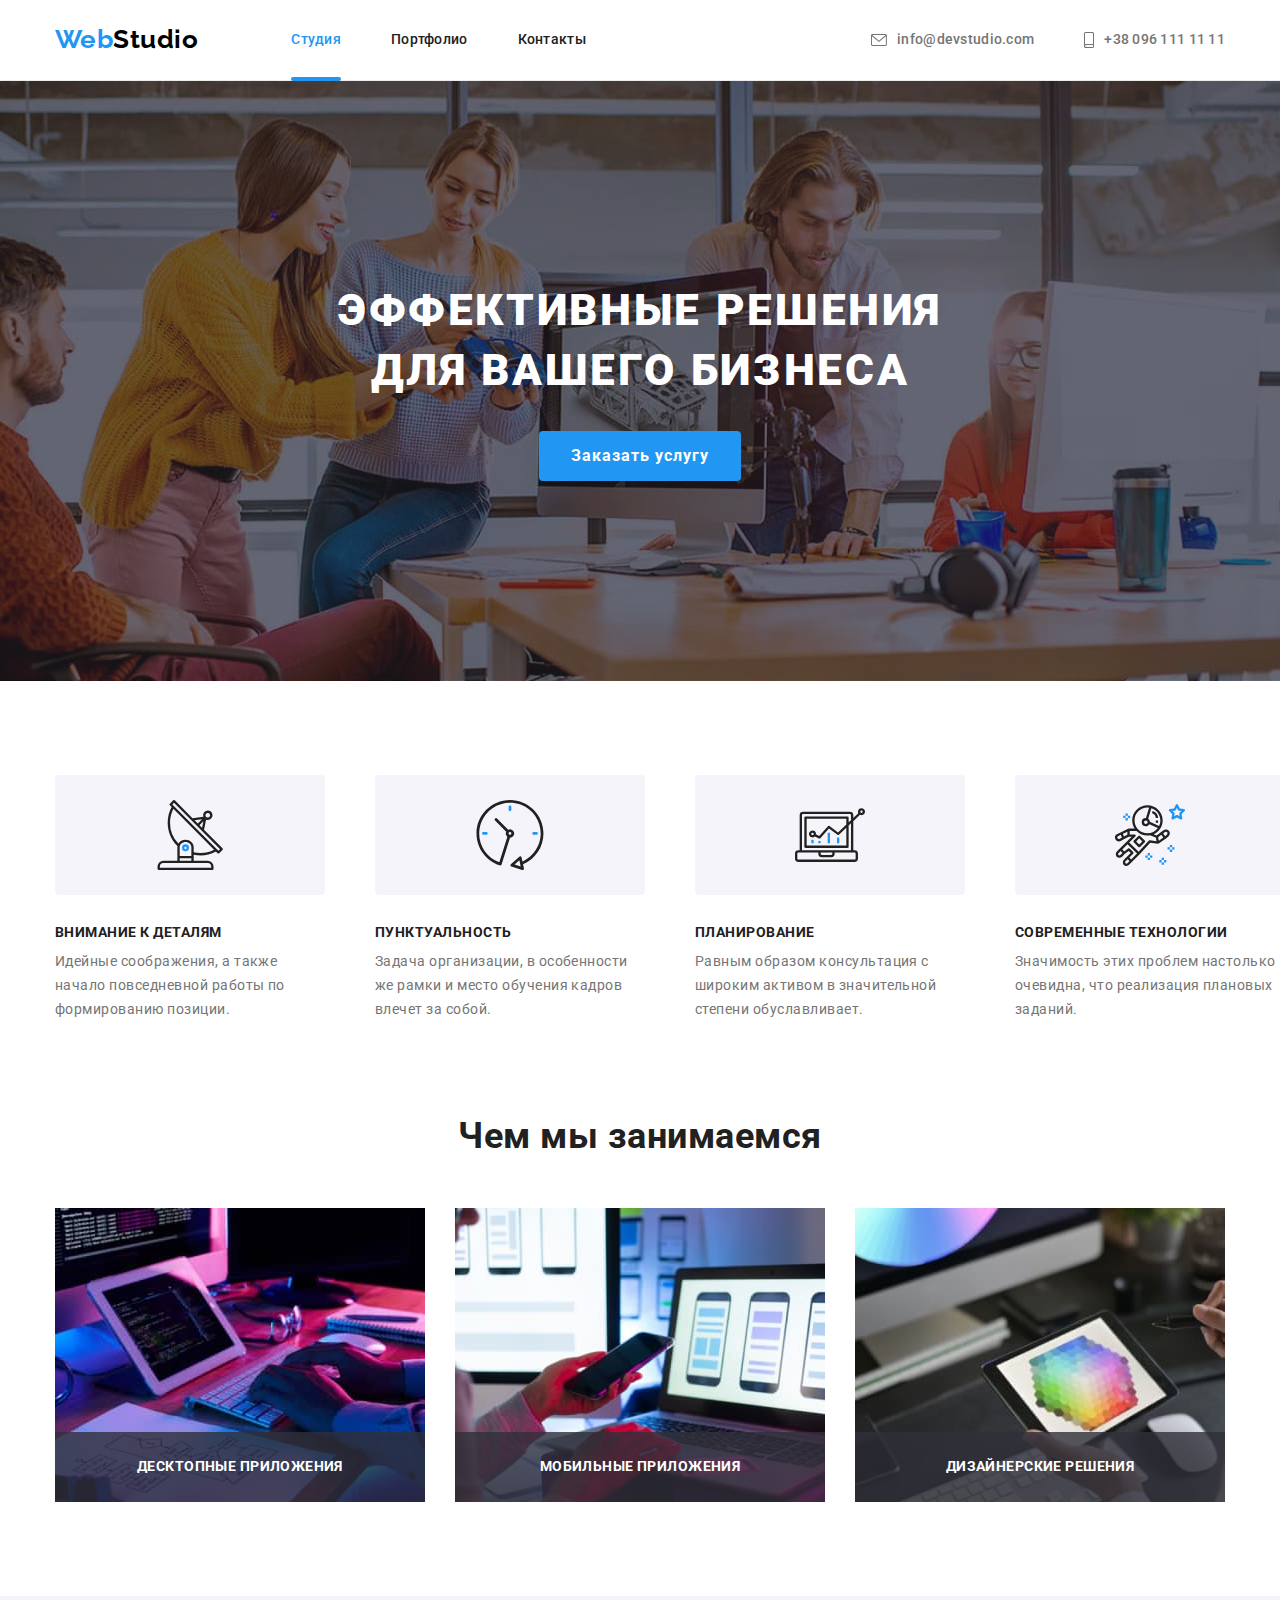
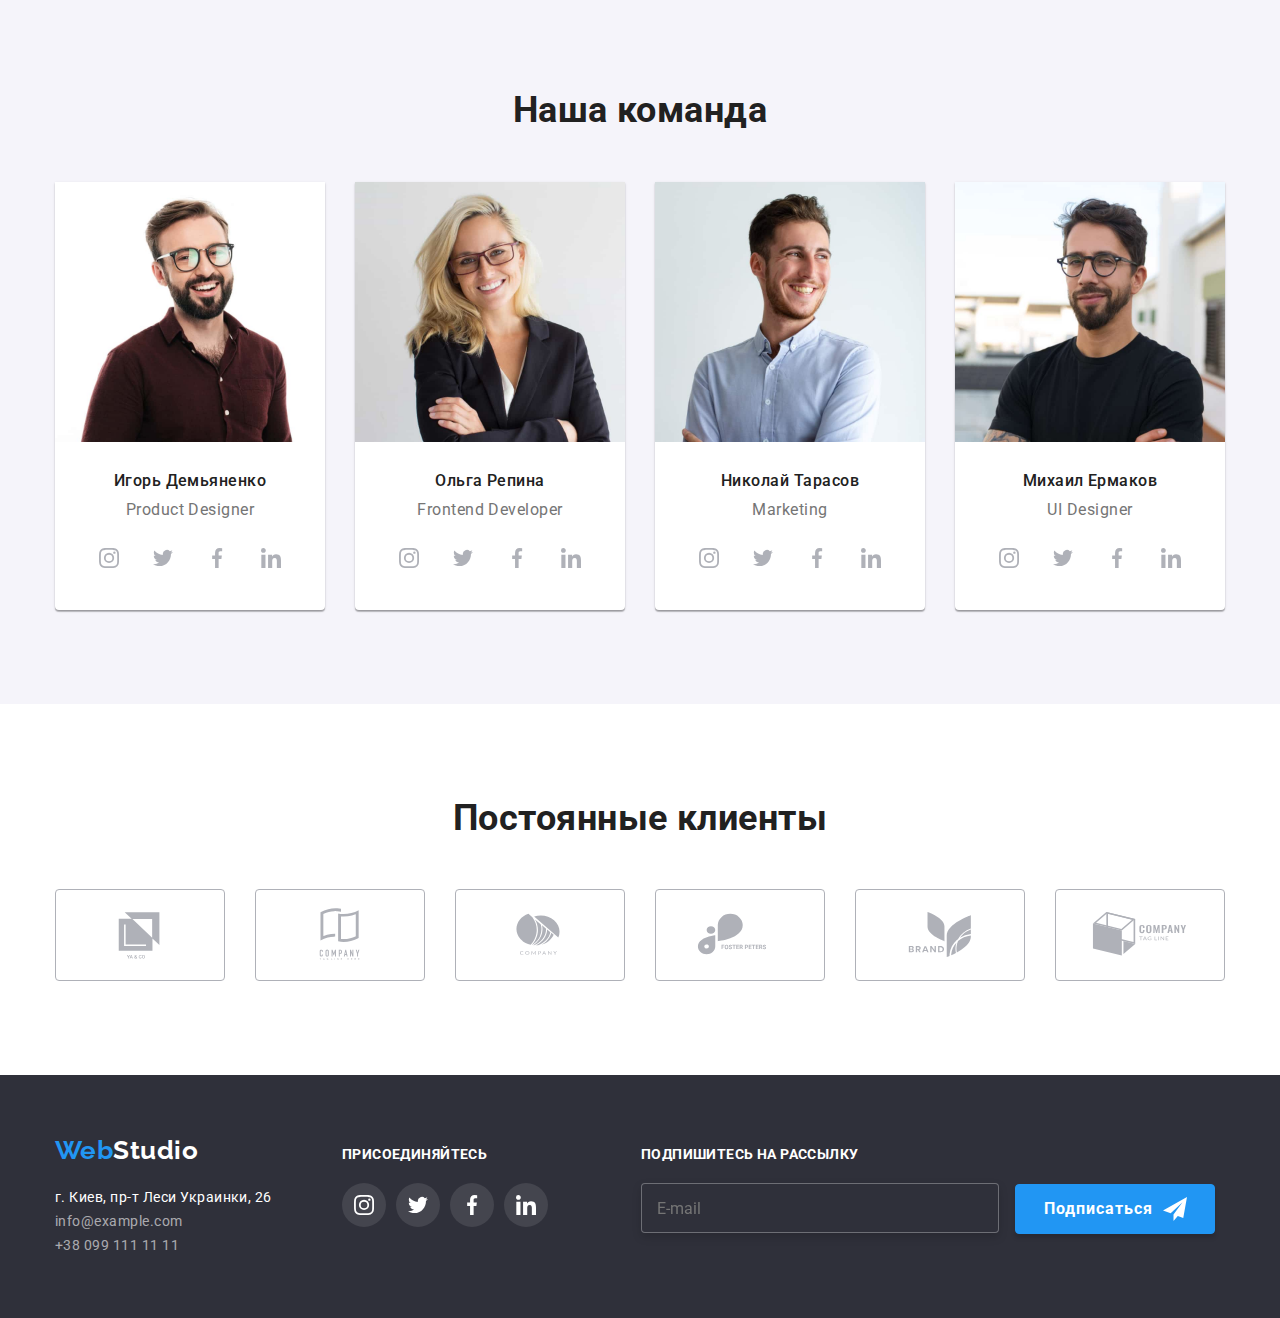
<file: index.html>
<!DOCTYPE html>
<html lang="ru">
  <head>
    <meta charset="UTF-8" />
    <meta http-equiv="X-UA-Compatible" content="IE=edge" />
    <meta name="viewport" content="width=device-width, initial-scale=1.0" />
    <title lang="en">WebStudio</title>
    <link rel="preconnect" href="https://fonts.googleapis.com" />
    <link rel="preconnect" href="https://fonts.gstatic.com" crossorigin />
    <link
      href="https://fonts.googleapis.com/css2?family=Raleway:wght@700&family=Roboto:wght@400;500;700;900&display=swap"
      rel="stylesheet"
    />
    <link
      rel="stylesheet"
      href="https://cdnjs.cloudflare.com/ajax/libs/modern-normalize/1.1.0/modern-normalize.css"
      integrity="sha512-Y0MM+V6ymRKN2zStTqzQ227DWhhp4Mzdo6gnlRnuaNCbc+YN/ZH0sBCLTM4M0oSy9c9VKiCvd4Jk44aCLrNS5Q=="
      crossorigin="anonymous"
      referrerpolicy="no-referrer"
    />
    <link rel="stylesheet" href="./css/styles.css" />
  </head>

  <body>
    <!-- Header of the Website -->

    <header>
      <div class="container main-nav">
        <a href="./index.html" class="logo"> Web<span class="top">Studio</span></a>

        <nav>
          <ul class="site-nav list">
            <li class="item"><a href="./index.html" class="link current"> Студия </a></li>
            <li class="item"><a href="./portfolio.html" class="link"> Портфолио </a></li>
            <li class="item"><a href="./" class="link"> Контакты </a></li>
          </ul>
        </nav>

        <ul class="contact list">
          <li class="item">
            <a href="mailto:info@devstudio.com" class="contact-info contact-link">
              <svg class="contact-link-icon" width="16" height="12">
                <use href="./images/svg/icons.svg#icon-envelope1"></use>
              </svg>
              info@devstudio.com
            </a>
          </li>
          <li class="item">
            <a href="tel:+380961111111" class="contact-info contact-link">
              <svg class="contact-link-icon" width="10" height="16">
                <use href="./images/svg/icons.svg#icon-smartphone1"></use>
              </svg>
              +38 096 111 11 11
            </a>
          </li>
        </ul>
      </div>
    </header>

    <main>
      <!-- Hero -->
      <section class="hero">
        <h1 class="hero-title">
          Эффективные решения <br />
          для вашего бизнеса
        </h1>
        <button type="button" class="button" data-modal-open>Заказать услугу</button>

        <!-- Modal -->
        <div class="backdrop is-hidden" data-modal>
          <div class="modal">
            <form class="form-modal">
              <p class="form-modal-title">Оставьте свои данные, мы вам перезвоним</p>
              <div class="form-box">
                <label for="name" class="form-label-modal"> Имя </label>

                <input
                  type="text"
                  name="user-name"
                  id="name"
                  class="form-input-modal"
                  placeholder=" "
                  autofocus
                />
                <svg class="form-icon person" width="18" height="18">
                  <use href="./images/svg/icons.svg#icon-person-black"></use>
                </svg>
              </div>

              <div class="form-box">
                <label for="tel" class="form-label-modal"> Телефон </label>
                <span class="form-icon phone"> </span>
                <input type="tel" name="tel" id="tel" class="form-input-modal" placeholder=" " />
                <svg class="form-icon person" width="18" height="18">
                  <use href="./images/svg/icons.svg#icon-phone-black"></use>
                </svg>
              </div>

              <div class="form-box">
                <label for="mail" class="form-label-modal"> Почта </label>
                <span class="form-icon email"> </span>
                <input
                  type="email"
                  name="mail"
                  id="mail"
                  class="form-input-modal"
                  placeholder=" "
                />
                <svg class="form-icon person" width="18" height="18">
                  <use href="./images/svg/icons.svg#icon-email-black"></use>
                </svg>
              </div>

              <div class="form-box">
                <label for="comment"> Комментарий </label>
                <textarea
                  name="comment"
                  id="comment"
                  placeholder="Введите текст"
                  class="comment form-input-modal"
                ></textarea>
              </div>

              <div class="form-box-bottom">
                <label class="field">
                  <input class="checkbox" type="checkbox" name="topic" value="policy" />
                  <span class="icon-check"> </span>
                  <span class="form-policy">
                    Соглашаюсь с рассылкой и принимаю
                    <a href="" class="form-policy underline"> Условия договора </a>
                  </span>
                </label>
              </div>
              <button type="submit" class="form-submit">Отправить</button>
            </form>
            <button class="close" data-modal-close>
              <svg class="close-svg" width="18" height="18">
                <use href="./images/svg/icons.svg#icon-close-black"></use>
              </svg>
            </button>
          </div>
        </div>
      </section>

      <!-- Features-->

      <section class="features no-padding">
        <div class="container">
          <h2 class="hidden-element">Особенности</h2>

          <ul class="features-list list">
            <li class="item">
              <div class="features-icon-box">
                <svg class="features-icon">
                  <use href="./images/svg/icons.svg#icon-antena1"></use>
                </svg>
              </div>
              <h3 class="features-title">Внимание к деталям</h3>
              <p class="text">
                Идейные соображения, а также начало повседневной работы по формированию позиции.
              </p>
            </li>

            <li class="item">
              <div class="features-icon-box">
                <svg class="features-icon">
                  <use href="./images/svg/icons.svg#icon-clock1"></use>
                </svg>
              </div>

              <h3 class="features-title">Пунктуальность</h3>
              <p class="text">
                Задача организации, в особенности же рамки и место обучения кадров влечет за собой.
              </p>
            </li>

            <li class="item">
              <div class="features-icon-box">
                <svg class="features-icon">
                  <use href="./images/svg/icons.svg#icon-diagram1"></use>
                </svg>
              </div>

              <h3 class="features-title">Планирование</h3>
              <p class="text">
                Равным образом консультация с широким активом в значительной степени обуславливает.
              </p>
            </li>

            <li class="item">
              <div class="features-icon-box">
                <svg class="features-icon">
                  <use href="./images/svg/icons.svg#icon-astronaut1"></use>
                </svg>
              </div>

              <h3 class="features-title">Современные технологии</h3>
              <p class="text">
                Значимость этих проблем настолько очевидна, что реализация плановых заданий.
              </p>
            </li>
          </ul>
        </div>
      </section>

      <!-- What we do -->

      <section class="section">
        <div class="container">
          <h2 class="section-title">Чем мы занимаемся</h2>
          <ul class="examples-list list">
            <li class="item">
              <img
                src="./images/resized/box1.jpg"
                alt="Печатаем на клавиатуре"
                width="370"
                class="examples-overlay"
              />
              <p class="examples-title">Десктопные приложения</p>
            </li>
            <li class="item">
              <img
                src="./images/resized/box2.jpg"
                alt="Держим телефон"
                width="370"
                class="examples-overlay"
              />
              <p class="examples-title">Мобильные приложения</p>
            </li>
            <li class="item">
              <img
                src="./images/resized/box3.jpg"
                alt="Держим Ipad"
                width="370"
                class="examples-overlay"
              />
              <p class="examples-title">Дизайнерские решения</p>
            </li>
          </ul>
        </div>
      </section>

      <!-- Our Team -->

      <section class="team section">
        <div class="container">
          <h2 class="section-title">Наша команда</h2>
          <ul class="team-list list">
            <li class="item">
              <article class="card">
                <div class="card-thumbnail">
                  <img
                    src="./images/resized/member1.jpg"
                    alt="Фотография Игора Демьяненко"
                    width="270"
                  />
                </div>
                <div class="card-content">
                  <h3 class="team-name">Игорь Демьяненко</h3>
                  <p class="team-text">Product Designer</p>

                  <ul class="list list-social">
                    <li class="social-icons-team">
                      <a href="https://www.instagram.com/" class="social-item">
                        <svg class="social-icons" width="20">
                          <use href="./images/svg/icons.svg#icon-instagram1"></use>
                        </svg>
                      </a>
                    </li>
                    <li class="social-icons-team">
                      <a href="https://twitter.com/" class="social-item">
                        <svg class="social-icons" width="20">
                          <use href="./images/svg/icons.svg#icon-twitter1"></use>
                        </svg>
                      </a>
                    </li>
                    <li class="social-icons-team">
                      <a href="https://www.facebook.com/" class="social-item">
                        <svg class="social-icons" width="20">
                          <use href="./images/svg/icons.svg#icon-facebook1"></use>
                        </svg>
                      </a>
                    </li>
                    <li class="social-icons-team">
                      <a href="https://www.linkedin.com" class="social-item">
                        <svg class="social-icons" width="20">
                          <use href="./images/svg/icons.svg#icon-linkedin1"></use>
                        </svg>
                      </a>
                    </li>
                  </ul>
                </div>
              </article>
            </li>

            <li class="item">
              <article class="card">
                <div class="card-thumbnail">
                  <img
                    src="./images/resized/member2.jpg"
                    alt="Фотография Ольгы Репиной"
                    width="270"
                  />
                </div>
                <div class="card-content">
                  <h3 class="team-name">Ольга Репина</h3>
                  <p class="team-text">Frontend Developer</p>
                  <ul class="list list-social">
                    <li class="social-icons-team">
                      <a href="https://www.instagram.com/" class="social-item">
                        <svg class="social-icons">
                          <use href="./images/svg/icons.svg#icon-instagram1"></use>
                        </svg>
                      </a>
                    </li>
                    <li class="social-icons-team">
                      <a href="https://twitter.com/" class="social-item">
                        <svg class="social-icons">
                          <use href="./images/svg/icons.svg#icon-twitter1"></use>
                        </svg>
                      </a>
                    </li>
                    <li class="social-icons-team">
                      <a href="https://www.facebook.com/" class="social-item">
                        <svg class="social-icons">
                          <use href="./images/svg/icons.svg#icon-facebook1"></use>
                        </svg>
                      </a>
                    </li>
                    <li class="social-icons-team">
                      <a href="https://www.linkedin.com" class="social-item">
                        <svg class="social-icons">
                          <use href="./images/svg/icons.svg#icon-linkedin1"></use>
                        </svg>
                      </a>
                    </li>
                  </ul>
                </div>
              </article>
            </li>

            <li class="item">
              <article class="card">
                <div class="card-thumbnail">
                  <img
                    src="./images/resized/member3.jpg"
                    alt="Фотография Николая Тарасова"
                    width="270"
                  />
                </div>
                <div class="card-content">
                  <h3 class="team-name">Николай Тарасов</h3>
                  <p class="team-text">Marketing</p>
                  <ul class="list list-social">
                    <li class="social-icons-team">
                      <a href="https://www.instagram.com/" class="social-item">
                        <svg class="social-icons">
                          <use href="./images/svg/icons.svg#icon-instagram1"></use>
                        </svg>
                      </a>
                    </li>
                    <li class="social-icons-team">
                      <a href="https://twitter.com/" class="social-item">
                        <svg class="social-icons">
                          <use href="./images/svg/icons.svg#icon-twitter1"></use>
                        </svg>
                      </a>
                    </li>
                    <li class="social-icons-team">
                      <a href="https://www.facebook.com/" class="social-item">
                        <svg class="social-icons">
                          <use href="./images/svg/icons.svg#icon-facebook1"></use>
                        </svg>
                      </a>
                    </li>
                    <li class="social-icons-team">
                      <a href="https://www.linkedin.com" class="social-item">
                        <svg class="social-icons">
                          <use href="./images/svg/icons.svg#icon-linkedin1"></use>
                        </svg>
                      </a>
                    </li>
                  </ul>
                </div>
              </article>
            </li>

            <li class="item">
              <article class="card">
                <div class="card-thumbnail">
                  <img
                    src="./images/resized/member4.jpg"
                    alt="Фотография Михаила Ермакова"
                    width="270"
                  />
                </div>
                <div class="card-content">
                  <h3 class="team-name">Михаил Ермаков</h3>
                  <p class="team-text">UI Designer</p>
                  <ul class="list list-social">
                    <li class="social-icons-team">
                      <a href="https://www.instagram.com/" class="social-item">
                        <svg class="social-icons">
                          <use href="./images/svg/icons.svg#icon-instagram1"></use>
                        </svg>
                      </a>
                    </li>
                    <li class="social-icons-team">
                      <a href="https://twitter.com/" class="social-item">
                        <svg class="social-icons">
                          <use href="./images/svg/icons.svg#icon-twitter1"></use>
                        </svg>
                      </a>
                    </li>
                    <li class="social-icons-team">
                      <a href="https://www.facebook.com/" class="social-item">
                        <svg class="social-icons">
                          <use href="./images/svg/icons.svg#icon-facebook1"></use>
                        </svg>
                      </a>
                    </li>
                    <li class="social-icons-team">
                      <a href="https://www.linkedin.com" class="social-item">
                        <svg class="social-icons">
                          <use href="./images/svg/icons.svg#icon-linkedin1"></use>
                        </svg>
                      </a>
                    </li>
                  </ul>
                </div>
              </article>
            </li>
          </ul>
        </div>
      </section>

      <!-- Clients -->

      <section class="section">
        <div class="container">
          <h2 class="section-title">Постоянные клиенты</h2>

          <ul class="client list">
            <li class="client-list">
              <a href="" class="client-link">
                <svg class="client-icon">
                  <use href="./images/svg/icons.svg#icon-company1"></use>
                </svg>
              </a>
            </li>

            <li class="client-list">
              <a href="" class="client-link">
                <svg class="client-icon">
                  <use href="./images/svg/icons.svg#icon-company2"></use>
                </svg>
              </a>
            </li>

            <li class="client-list">
              <a href="" class="client-link">
                <svg class="client-icon">
                  <use href="./images/svg/icons.svg#icon-company3"></use>
                </svg>
              </a>
            </li>

            <li class="client-list">
              <a href="" class="client-link">
                <svg class="client-icon">
                  <use href="./images/svg/icons.svg#icon-company4"></use>
                </svg>
              </a>
            </li>

            <li class="client-list">
              <a href="" class="client-link">
                <svg class="client-icon">
                  <use href="./images/svg/icons.svg#icon-company5"></use>
                </svg>
              </a>
            </li>

            <li class="client-list">
              <a href="" class="client-link">
                <svg class="client-icon">
                  <use href="./images/svg/icons.svg#icon-company6"></use>
                </svg>
              </a>
            </li>
          </ul>
        </div>
      </section>
    </main>

    <!-- Footer -->
    <footer>
      <div class="container footer-box">
        <div class="box1">
          <a href="./" class="logo">Web<span class="bottom">Studio</span></a>
          <address class="address">
            <ul class="list">
              <li>
                <a
                  href="https://goo.gl/maps/MJPscDKZtw9Yv2bZ9"
                  class="address-location"
                  target="_blank"
                >
                  г. Киев, пр-т Леси Украинки, 26
                </a>
              </li>
              <li>
                <a href="mailto:info@example.com" class="address-info"> info@example.com </a>
              </li>
              <li><a href="tel:+380991111111" class="address-info"> +38 099 111 11 11 </a></li>
            </ul>
          </address>
        </div>

        <div class="box2">
          <h3 class="title">присоединяйтесь</h3>
          <ul class="social list">
            <li class="social-list">
              <a href="https://www.instagram.com/" class="social-items">
                <svg class="social-icon">
                  <use href="./images/svg/icons.svg#icon-instagram1"></use>
                </svg>
              </a>
            </li>

            <li class="social-list">
              <a href="https://twitter.com/" class="social-items">
                <svg class="social-icon">
                  <use href="./images/svg/icons.svg#icon-twitter1"></use>
                </svg>
              </a>
            </li>

            <li class="social-list">
              <a href="https://www.facebook.com/" class="social-items">
                <svg class="social-icon">
                  <use href="./images/svg/icons.svg#icon-facebook1"></use>
                </svg>
              </a>
            </li>

            <li class="social-list">
              <a href="https://www.linkedin.com" class="social-items">
                <svg class="social-icon">
                  <use href="./images/svg/icons.svg#icon-linkedin1"></use>
                </svg>
              </a>
            </li>
          </ul>
        </div>

        <div class="box3">
          <h3 class="title">Подпишитесь на рассылку</h3>
          <form>
            <input type="email" class="form-input" name="mail" placeholder="E-mail" />
            <button type="submit" class="form-button">Подписаться</button>
          </form>
        </div>
      </div>
    </footer>
    <script src="./js/modal.js"></script>
  </body>
</html>
</file>
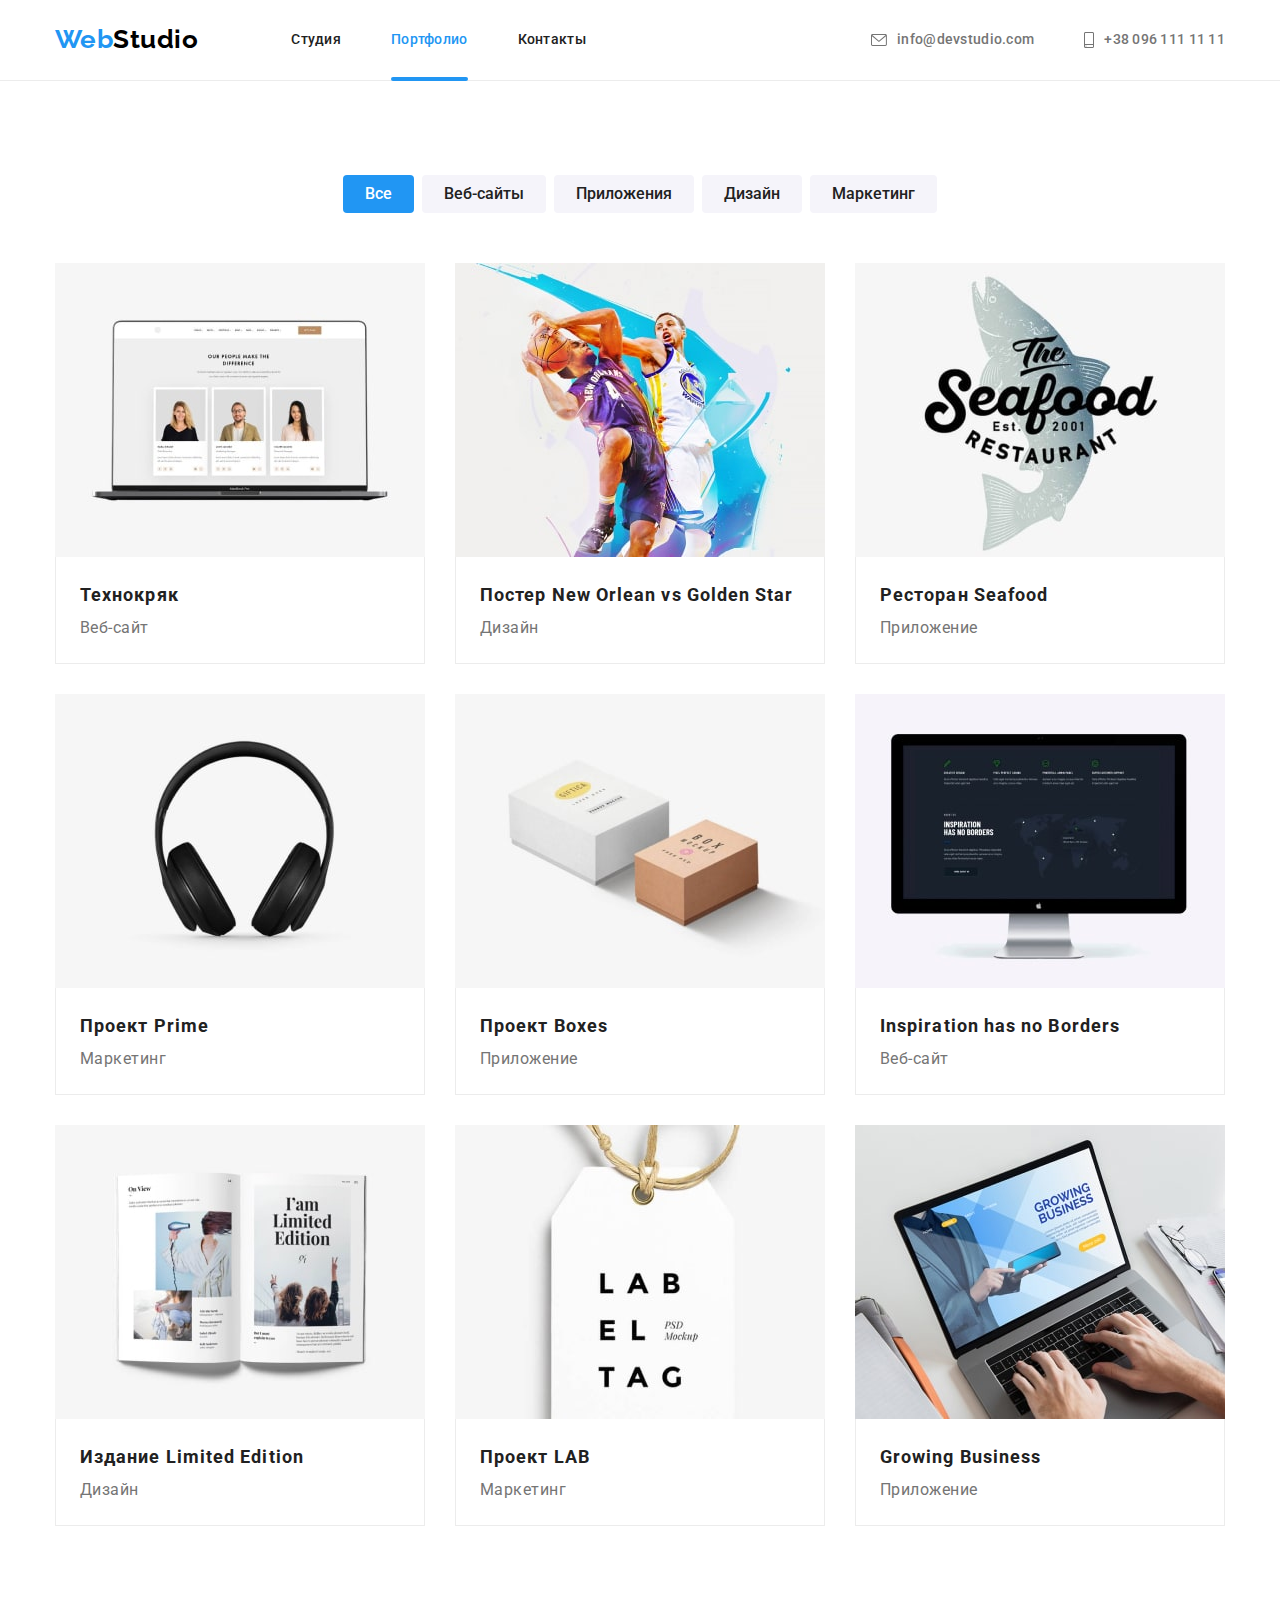
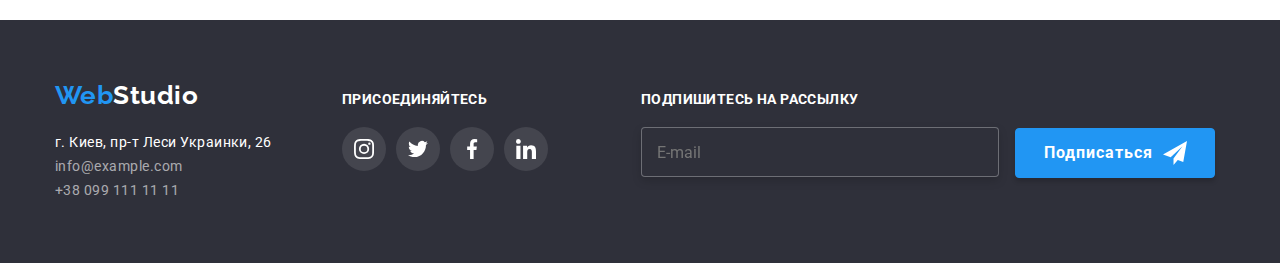
<file: portfolio.html>
<!DOCTYPE html>
<html lang="ru">
  <head>
    <meta charset="UTF-8" />
    <meta http-equiv="X-UA-Compatible" content="IE=edge" />
    <meta name="viewport" content="width=device-width, initial-scale=1.0" />
    <title lang="en">WebStudio</title>
    <link rel="preconnect" href="https://fonts.googleapis.com" />
    <link rel="preconnect" href="https://fonts.gstatic.com" crossorigin />
    <link
      href="https://fonts.googleapis.com/css2?family=Raleway:wght@700&family=Roboto:wght@400;500;700;900&display=swap"
      rel="stylesheet"
    />
    <link
      rel="stylesheet"
      href="https://cdnjs.cloudflare.com/ajax/libs/modern-normalize/1.1.0/modern-normalize.css"
      integrity="sha512-Y0MM+V6ymRKN2zStTqzQ227DWhhp4Mzdo6gnlRnuaNCbc+YN/ZH0sBCLTM4M0oSy9c9VKiCvd4Jk44aCLrNS5Q=="
      crossorigin="anonymous"
      referrerpolicy="no-referrer"
    />
    <link rel="stylesheet" href="./css/styles.css" />
  </head>

  <body>
    <!-- Header of the Website -->
    <header>
      <div class="container main-nav">
        <a href="./index.html" class="logo"> Web<span class="top">Studio</span></a>

        <nav>
          <ul class="site-nav list">
            <li class="item"><a href="./index.html" class="link"> Студия </a></li>
            <li class="item"><a href="./portfolio.html" class="link current"> Портфолио </a></li>
            <li class="item"><a href="./" class="link"> Контакты </a></li>
          </ul>
        </nav>

        <ul class="contact list">
          <li class="item">
            <a href="mailto:info@devstudio.com" class="contact-info contact-link">
              <svg class="contact-link-icon" width="16" height="12">
                <use href="./images/svg/icons.svg#icon-envelope1"></use>
              </svg>
              info@devstudio.com
            </a>
          </li>
          <li class="item">
            <a href="tel:+380961111111" class="contact-info contact-link">
              <svg class="contact-link-icon" width="10" height="16">
                <use href="./images/svg/icons.svg#icon-smartphone1"></use>
              </svg>
              +38 096 111 11 11
            </a>
          </li>
        </ul>
      </div>
    </header>

    <!-- Gallery -->
    <main>
      <section class="section">
        <div class="container">
          <h1 class="hidden-element">Gallery</h1>
          <ul class="list buttons-filter">
            <li class="item"><button type="button" class="filter current">Все</button></li>
            <li class="item"><button type="button" class="filter">Веб-сайты</button></li>
            <li class="item"><button type="button" class="filter">Приложения</button></li>
            <li class="item"><button type="button" class="filter">Дизайн</button></li>
            <li class="item"><button type="button" class="filter">Маркетинг</button></li>
          </ul>

          <ul class="list card-set">
            <li class="item cards">
              <a href="" class="cards-link">
                <article>
                  <div class="cards-thumb">
                    <img
                      src="./images/portfolio/img1.jpg"
                      alt="открыт вебсайт технокряк"
                      width="370"
                      class="cards-photo"
                    />
                    <div class="cards-overlay">
                      <p class="cards-paragraph-text">
                        Технокряк это современная площадка распространения коронавируса. Компании
                        используют эту платформу для цифрового шпионажа и атак на защищённые сервера
                        конкурентов.
                      </p>
                    </div>
                  </div>
                  <div class="cards-content">
                    <h2 class="cards-title">Технокряк</h2>
                    <p class="cards-text">Веб-сайт</p>
                  </div>
                </article>
              </a>
            </li>

            <li class="item cards">
              <a href="" class="cards-link">
                <article>
                  <div class="cards-thumb">
                    <img
                      src="./images/portfolio/img2.jpg"
                      alt="два парня играют баскетбол"
                      width="370"
                    />
                    <div class="cards-overlay">
                      <p class="cards-paragraph-text">
                        Технокряк это современная площадка распространения коронавируса. Компании
                        используют эту платформу для цифрового шпионажа и атак на защищённые сервера
                        конкурентов.
                      </p>
                    </div>
                  </div>
                  <div class="cards-content">
                    <h2 class="cards-title">Постер New Orlean vs Golden Star</h2>
                    <p class="cards-text">Дизайн</p>
                  </div>
                </article>
              </a>
            </li>

            <li class="item cards">
              <a href="" class="cards-link">
                <article>
                  <div class="cards-thumb">
                    <img
                      src="./images/portfolio/img3.jpg"
                      alt="лого ресторана Seafood"
                      width="370"
                    />
                    <div class="cards-overlay">
                      <p class="cards-paragraph-text">
                        Технокряк это современная площадка распространения коронавируса. Компании
                        используют эту платформу для цифрового шпионажа и атак на защищённые сервера
                        конкурентов.
                      </p>
                    </div>
                  </div>
                  <div class="cards-content">
                    <h2 class="cards-title">Ресторан Seafood</h2>
                    <p class="cards-text">Приложение</p>
                  </div>
                </article>
              </a>
            </li>

            <li class="item cards">
              <a href="" class="cards-link">
                <article>
                  <div class="cards-thumb">
                    <img src="./images/portfolio/img4.jpg" alt="наушники" width="370" />
                    <div class="cards-overlay">
                      <p class="cards-paragraph-text">
                        Технокряк это современная площадка распространения коронавируса. Компании
                        используют эту платформу для цифрового шпионажа и атак на защищённые сервера
                        конкурентов.
                      </p>
                    </div>
                  </div>
                  <div class="cards-content">
                    <h2 class="cards-title">Проект Prime</h2>
                    <p class="cards-text">Маркетинг</p>
                  </div>
                </article>
              </a>
            </li>

            <li class="item cards">
              <a href="" class="cards-link">
                <article>
                  <div class="cards-thumb">
                    <img
                      src="./images/portfolio/img5.jpg"
                      alt="две коробки лежит на столе"
                      width="370"
                    />
                    <div class="cards-overlay">
                      <p class="cards-paragraph-text">
                        Технокряк это современная площадка распространения коронавируса. Компании
                        используют эту платформу для цифрового шпионажа и атак на защищённые сервера
                        конкурентов.
                      </p>
                    </div>
                  </div>
                  <div class="cards-content">
                    <h2 class="cards-title">Проект Boxes</h2>
                    <p class="cards-text">Приложение</p>
                  </div>
                </article>
              </a>
            </li>

            <li class="item cards">
              <a href="" class="cards-link">
                <article>
                  <div class="cards-thumb">
                    <img
                      src="./images/portfolio/img6.jpg"
                      alt="большой компютерный монитор"
                      width="370"
                    />
                    <div class="cards-overlay">
                      <p class="cards-paragraph-text">
                        Технокряк это современная площадка распространения коронавируса. Компании
                        используют эту платформу для цифрового шпионажа и атак на защищённые сервера
                        конкурентов.
                      </p>
                    </div>
                  </div>
                  <div class="cards-content">
                    <h2 class="cards-title">Inspiration has no Borders</h2>
                    <p class="cards-text">Веб-сайт</p>
                  </div>
                </article>
              </a>
            </li>

            <li class="item cards">
              <a href="" class="cards-link">
                <article>
                  <div class="cards-thumb">
                    <img src="./images/portfolio/img7.jpg" alt="открытый журнал" width="370" />
                    <div class="cards-overlay">
                      <p class="cards-paragraph-text">
                        Технокряк это современная площадка распространения коронавируса. Компании
                        используют эту платформу для цифрового шпионажа и атак на защищённые сервера
                        конкурентов.
                      </p>
                    </div>
                  </div>
                  <div class="cards-content">
                    <h2 class="cards-title">Издание Limited Edition</h2>
                    <p class="cards-text">Дизайн</p>
                  </div>
                </article>
              </a>
            </li>

            <li class="item cards">
              <a href="" class="cards-link">
                <article>
                  <div class="cards-thumb">
                    <img
                      src="./images/portfolio/img8.jpg"
                      alt="бирочка на которой написано label tag"
                      width="370"
                    />
                    <div class="cards-overlay">
                      <p class="cards-paragraph-text">
                        Технокряк это современная площадка распространения коронавируса. Компании
                        используют эту платформу для цифрового шпионажа и атак на защищённые сервера
                        конкурентов.
                      </p>
                    </div>
                  </div>
                  <div class="cards-content">
                    <h2 class="cards-title">Проект LAB</h2>
                    <p class="cards-text">Маркетинг</p>
                  </div>
                </article>
              </a>
            </li>

            <li class="item cards">
              <a href="" class="cards-link">
                <article>
                  <div class="cards-thumb">
                    <img
                      src="./images/portfolio/img9.jpg"
                      alt="открыт компютер с вебсайтом"
                      width="370"
                    />
                    <div class="cards-overlay">
                      <p class="cards-paragraph-text">
                        Технокряк это современная площадка распространения коронавируса. Компании
                        используют эту платформу для цифрового шпионажа и атак на защищённые сервера
                        конкурентов.
                      </p>
                    </div>
                  </div>
                  <div class="cards-content">
                    <h2 class="cards-title">Growing Business</h2>
                    <p class="cards-text">Приложение</p>
                  </div>
                </article>
              </a>
            </li>
          </ul>
        </div>
      </section>
    </main>

    <!-- Footer -->
    <footer>
      <div class="container footer-box">
        <div class="box1">
          <a href="./" class="logo">Web<span class="bottom">Studio</span></a>
          <address class="address">
            <ul class="list">
              <li>
                <a
                  href="https://goo.gl/maps/MJPscDKZtw9Yv2bZ9"
                  class="address-location"
                  target="_blank"
                >
                  г. Киев, пр-т Леси Украинки, 26
                </a>
              </li>
              <li>
                <a href="mailto:info@example.com" class="address-info"> info@example.com </a>
              </li>
              <li><a href="tel:+380991111111" class="address-info"> +38 099 111 11 11 </a></li>
            </ul>
          </address>
        </div>

        <div class="box2">
          <h3 class="title">присоединяйтесь</h3>
          <ul class="social list">
            <li class="social-list">
              <a href="https://www.instagram.com/" class="social-items">
                <svg class="social-icon">
                  <use href="./images/svg/icons.svg#icon-instagram1"></use>
                </svg>
              </a>
            </li>

            <li class="social-list">
              <a href="https://twitter.com/" class="social-items">
                <svg class="social-icon">
                  <use href="./images/svg/icons.svg#icon-twitter1"></use>
                </svg>
              </a>
            </li>

            <li class="social-list">
              <a href="https://www.facebook.com/" class="social-items">
                <svg class="social-icon">
                  <use href="./images/svg/icons.svg#icon-facebook1"></use>
                </svg>
              </a>
            </li>

            <li class="social-list">
              <a href="https://www.linkedin.com" class="social-items">
                <svg class="social-icon">
                  <use href="./images/svg/icons.svg#icon-linkedin1"></use>
                </svg>
              </a>
            </li>
          </ul>
        </div>

        <div class="box3">
          <h3 class="title">Подпишитесь на рассылку</h3>
          <form>
            <input type="email" class="form-input" name="mail" placeholder="E-mail" />

            <button type="submit" class="form-button">Подписаться</button>
          </form>
        </div>
      </div>
    </footer>
    <script src="./js/modal.js"></script>
  </body>
</html>
</file>
<file: css/styles.css>
/* main text color black: #212121; */
/* secondary text color grey: #757575 */
/* white text color: #FFFFFF; */
/* blue accent text color: #2196F3 */
/* black Studio text color: #000000 */
/* phone number and email footer text color: rgba(255, 255, 255, 0.6); */
/* background color grey: #F5F4FA; */
/* background footer and hero color: #2F303A; */

:root {
  --primary-text-color: #212121;
  --secondary-text-color: #757575;
  --black-text-color: #000000;
  --accent-blue-color: #2196f3;
  --footer-text-color: rgba(255, 255, 255, 0.6);
  --white-color: #ffffff;
  --secondary-dark-bcg-color: #2f303a;
  --third-bcg-color: #f5f4fa;
  --button-hover-color: #188ce8;
  --border-color: #ececec;
  --icons-border-and-fill: #afb1b8;
  --margin-gap: 30px;
  --modal-text: rgba(117, 117, 117, 0.5);
  --modal-border-gray: rgba(33, 33, 33, 0.2);
}

body {
  background-color: var(--white-color);
  color: var(--primary-text-color);
  font-family: Roboto, sans-serif;
  letter-spacing: 0.03em;
}

/* -------- General Styles ---------- */
.list {
  list-style: none;
  padding: 0;
  margin: 0;
}

h1,
h2,
h3,
h4,
h5,
h6,
p {
  margin-top: 0;
  margin-bottom: 0;
}

img {
  display: block;
  max-width: 100%;
  height: auto;
}

/* ---------- Logo ----------- */
.logo {
  color: var(--accent-blue-color);
  font-family: Raleway, sans-serif;
  font-weight: 700;
  font-size: 26px;
  line-height: 1.2;
  text-decoration: none;
}
.logo .top {
  color: var(--black-text-color);
}
.logo .bottom {
  color: var(--white-color);
}

/* ------- Header --------- */
header {
  border: solid var(--border-color);
  border-width: 0 0 1px 0;
  margin-right: auto;
  margin-left: auto;
}

.container {
  margin-left: auto;
  margin-right: auto;
  width: 1200px;
  padding-left: 15px;
  padding-right: 15px;
}

/* --------- Main-Nav ----------*/
.main-nav {
  display: flex;
  align-items: center;
}

/* --------- Site Navigation --------- */
.site-nav {
  display: flex;
  margin-left: 93px;
}

.site-nav .item + .item {
  margin-left: 50px;
}

.site-nav .link {
  display: block;
  padding-top: 32px;
  padding-bottom: 32px;

  color: var(--primary-text-color);
  font-weight: 500;
  font-size: 14px;
  line-height: 1.14;
  letter-spacing: 0.02em;
  text-decoration: none;

  transition: color 250ms cubic-bezier(0.4, 0, 0.2, 1);
}

.site-nav .link.current {
  display: block;
  position: relative;
}

.site-nav .link.current::after {
  position: absolute;
  bottom: -1px;

  content: '';
  display: block;
  width: 100%;
  height: 4px;
  border-radius: 2px;
  background-color: var(--accent-blue-color);
}

.site-nav .link:hover,
.site-nav .link:focus {
  color: var(--accent-blue-color);
}
.site-nav .link.current {
  color: var(--accent-blue-color);
}

/* --------- Contact ---------- */
.contact {
  display: flex;
  margin-left: auto;
}

.item + .item {
  margin-left: 50px;
}

.contact-link {
  display: flex;
  align-items: center;
}
.contact-info {
  color: var(--secondary-text-color);
  font-weight: 500;
  font-size: 14px;
  line-height: 1.14;
  letter-spacing: 0.02em;
  text-decoration: none;

  transition-property: color;
  transition-duration: 250ms;
  transition-timing-function: cubic-bezier(0.4, 0, 0.2, 1);
}

.contact-link-icon {
  margin-right: 10px;
  fill: currentColor;
}

.contact-info:hover,
.contact-info:focus {
  color: var(--accent-blue-color);
}

/* --------- Hero ---------- */
.hero {
  text-align: center;
  padding: 200px 0;
  background-color: var(--secondary-dark-bcg-color);

  max-width: 1600px;
  margin-left: auto;
  margin-right: auto;
  background-image: linear-gradient(rgba(47, 48, 58, 0.4), rgba(47, 48, 58, 0.4)),
    url('../images/resized/hero.jpg');
  background-repeat: no-repeat;
  background-position: center;
  background-size: cover;
}
.hero-title {
  color: var(--white-color);
  font-weight: 900;
  font-size: 44px;
  line-height: 1.36;
  text-align: center;
  letter-spacing: 0.06em;
  text-transform: uppercase;
}

/* -------- Button ---------- */

button {
  border: none;
}

.button {
  display: inline-block;
  min-width: 200px;
  border-radius: 4px;
  padding: 10px 32px;
  margin-top: var(--margin-gap);

  background-color: var(--accent-blue-color);
  color: var(--white-color);

  font-family: inherit;
  font-weight: 700;
  font-size: 16px;
  line-height: 1.87;
  text-align: center;
  letter-spacing: 0.06em;
  cursor: pointer;

  transition: background-color 250ms cubic-bezier(0.4, 0, 0.2, 1);
}

.button:hover,
.button:focus {
  background-color: var(--button-hover-color);
}

/* -------- Modal ---------- */

.backdrop {
  position: fixed;
  top: 0;
  left: 0;
  width: 100%;
  height: 100%;
  z-index: 1;

  background-color: rgba(0, 0, 0, 0.2);

  opacity: 1;
  transform: scaleX(1);

  transition: opacity 500ms cubic-bezier(0.4, 0, 0.2, 1),
    transform 500ms cubic-bezier(0.4, 0, 0.2, 1);
}

.backdrop.is-hidden {
  opacity: 0;
  pointer-events: none;
  /* visibility: hidden; */

  transform: scaleX(0);

  transition: opacity 500ms cubic-bezier(0.4, 0, 0.2, 1),
    transform 500ms cubic-bezier(0.4, 0, 0.2, 1);
}

.modal {
  position: absolute;
  top: 50%;
  left: 50%;
  transform: translate(-50%, -50%);
  min-width: 528px;
  min-height: 581px;

  background-color: var(--white-color);
  box-shadow: 0px 1px 3px rgba(0, 0, 0, 0.12), 0px 1px 1px rgba(0, 0, 0, 0.14),
    0px 2px 1px rgba(0, 0, 0, 0.2);
  border-radius: 4px;
}

.modal .close {
  display: flex;
  align-items: center;
  justify-content: center;
  margin: 0;
  padding: 0;

  position: absolute;
  top: 8px;
  right: 8px;

  width: 30px;
  height: 30px;
  border-radius: 50%;
  border: 1px solid rgba(0, 0, 0, 0.1);
  border-color: var(--modal-border-gray);
  /* padding: 6px; */

  background-color: transparent;
  color: var(--primary-text-color);
  cursor: pointer;

  transition: color 250ms cubic-bezier(0.4, 0, 0.2, 1);
}
.modal .close-svg {
  fill: currentColor;
}

.modal .close:hover,
.modal .close:focus {
  color: var(--accent-blue-color);
}

/*  ------------- Form ------------ */
.form-modal {
  padding: 40px;
  margin-left: auto;
  margin-right: auto;
}

.form-box {
  position: relative;
  display: flex;
  flex-direction: column;
}

.form-icon {
  position: absolute;
  top: 40%;
  left: 12px;
  color: var(--primary-text-color);
}

.form-input-modal {
  width: 100%;
  height: 40px;
  margin-bottom: 10px;
  border: 1px solid var(--modal-border-gray);
  border-radius: 4px;
  padding-left: 42px;
  cursor: pointer;
}

.form-input-modal:focus + .form-icon {
  fill: var(--accent-blue-color);
}

.form-input-modal:focus {
  outline: none;
  border: 1px solid var(--accent-blue-color);
}

.form-box label {
  font-weight: 400;
  font-size: 12px;
  line-height: 1.16;
  letter-spacing: 0.01em;
  text-align: left;
  padding-bottom: 4px;

  color: var(--secondary-text-color);
}

.form-modal-title {
  font-weight: 700;
  font-size: 20px;
  line-height: 1.15;
  text-align: center;
  letter-spacing: 0.03em;
  margin-bottom: 12px;

  color: var(--primary-text-color);
}

.form-box .comment {
  height: 120px;
  padding: 12px 16px;
  margin-bottom: 20px;
  font-weight: 400;
  font-size: 12px;
  line-height: 1.16;
  letter-spacing: 0.01em;
  color: var(--modal-text);
  resize: none;
}

.form-box-bottom {
  display: flex;
  align-items: center;
  justify-content: center;
}

.form-box-bottom .field {
  display: flex;
  align-items: center;
}

.checkbox {
  /* visually-hidden */
  position: absolute;
  white-space: nowrap;
  width: 1px;
  height: 1px;
  overflow: hidden;
  border: 0;
  padding: 0;
  clip: rect(0 0 0 0);
  clip-path: inset(50%);
  margin: -1px;
}

.icon-check {
  display: inline-block;
  width: 16px;
  height: 15px;
  border: 2px solid var(--primary-text-color);
  border-radius: 2px;

  margin-right: 7px;
}

.checkbox:checked + .icon-check {
  background-color: var(--accent-blue-color);
  border-color: var(--accent-blue-color);
  background-image: url('../images/form/icon\ check.svg');
  background-size: contain;
  background-origin: border-box;
}

.form-policy {
  font-weight: 400;
  font-size: 14px;
  line-height: 1.71;
  letter-spacing: 0.03em;
  color: var(--secondary-text-color);
}

.form-policy.underline {
  text-decoration-line: underline;
  color: var(--accent-blue-color);
}

.form-submit {
  width: 200px;
  height: 50px;

  margin-top: 30px;
  padding: 10px 55px;
  box-shadow: 0px 4px 4px rgba(0, 0, 0, 0.15);
  border-radius: 4px;
  font-weight: 700;
  font-size: 16px;
  line-height: 1.88;
  letter-spacing: 0.06em;

  background-color: var(--accent-blue-color);
  color: var(--white-color);
  cursor: pointer;
}
/* --- Section class for Features, What we do, Our Team, Portfolio -----*/
.section {
  padding-top: 94px;
  padding-bottom: 94px;
}

.features.no-padding {
  padding-bottom: 0;
  padding-top: 94px;
}

/*--------- Features -------- */

.features-list {
  display: flex;
  justify-content: space-between;
}

.features-list .item {
  width: 270px;
}
.features .text {
  color: var(--secondary-text-color);
  font-size: 14px;
  line-height: 1.71;

  margin-top: 10px;
}

.features-title {
  font-weight: 700;
  font-size: 14px;
  line-height: 1.14;
  text-transform: uppercase;
}

.hidden-element {
  width: 1px;
  height: 1px;
  overflow: hidden;
  margin: 0;
  padding: 0;
  opacity: 0;
  margin-top: -1px;
}

.features-icon-box {
  display: flex;
  flex-wrap: wrap;
  align-items: center;
  justify-content: center;
  width: 270px;
  height: 120px;
  border-radius: 4px;
  background-color: var(--third-bcg-color);
  margin-bottom: var(--margin-gap);
}

.features-icon {
  width: 70px;
  height: 70px;
}

/* --------- What We Do --------- */

.examples-list {
  display: flex;
}

.examples-list .item + .item {
  margin-left: var(--margin-gap);
}

.examples-list .item {
  position: relative;
  z-index: 0;
}

.examples-title {
  font-weight: 700;
  font-size: 14px;
  line-height: 1.14;
  text-align: center;
  letter-spacing: 0.03em;
  text-transform: uppercase;

  color: var(--white-color);
  background-color: rgba(47, 48, 58, 0.8);
  width: 370px;
  height: 70px;

  position: absolute;
  bottom: 0;

  display: flex;
  align-items: center;
  justify-content: center;
}

/* ---------- Our Team ----------- */

.team {
  background-color: var(--third-bcg-color);
}

.team-list {
  display: flex;
}

.team-list > .item + .item {
  margin-left: var(--margin-gap);
}

.card {
  background-color: var(--white-color);
  box-shadow: 0px 1px 3px rgba(0, 0, 0, 0.12), 0px 1px 1px rgba(0, 0, 0, 0.14),
    0px 2px 1px rgba(0, 0, 0, 0.2);
  border-radius: 0px 0px 4px 4px;
}

.card-content {
  padding: 30px;
  text-align: center;
}
.team-name {
  margin-bottom: 10px;

  font-weight: 500;
  font-size: 16px;
  line-height: 1.18;
}

.team-text {
  color: var(--secondary-text-color);
  font-size: 16px;
  line-height: 1.18;
}

.list-social {
  display: flex;
  justify-content: center;
  align-items: center;
  margin-top: 16px;
}
.social-icons-team {
  display: flex;
  justify-content: center;
}

.social-icons-team + .social-icons-team {
  margin-left: 10px;
}

.social-item {
  display: flex;
  justify-content: center;
  align-items: center;
  width: 44px;
  height: 44px;
  border: none;
  border-radius: 50%;
  color: var(--icons-border-and-fill);

  transition: background-color 250ms cubic-bezier(0.4, 0, 0.2, 1),
    color 250ms cubic-bezier(0.4, 0, 0.2, 1);
}

.social-icons {
  fill: currentColor;
  width: 20px;
  height: 20px;
}
.social-item:hover,
.social-item:focus {
  color: var(--white-color);
  background-color: var(--accent-blue-color);
}

/* -------- H2 Headings -------- */

.section-title {
  margin-bottom: 50px;

  font-weight: 700;
  font-size: 36px;
  line-height: 1.16;
  text-align: center;
}

/* ---------- Clients --------- */
.client {
  display: flex;
  margin-top: 50px;
}

.client-list {
  display: flex;
}

.client-link {
  display: flex;
  justify-content: center;
  align-items: center;
  width: 170px;
  height: 92px;
  border: 1px solid var(--icons-border-and-fill);
  border-radius: 4px;
  color: var(--icons-border-and-fill);

  transition: border-color 250ms cubic-bezier(0.4, 0, 0.2, 1),
    color 250ms cubic-bezier(0.4, 0, 0.2, 1);
}

.client-icon {
  fill: currentColor;
  width: 106px;
  height: 60px;
}

.client-link:hover,
.client-link:focus {
  color: var(--accent-blue-color);
  border-color: var(--accent-blue-color);
}

.client-list + .client-list {
  margin-left: var(--margin-gap);
}

/* ----------- Footer ------------ */

footer {
  padding: 60px 0;
  background-color: var(--secondary-dark-bcg-color);
}

.address {
  margin-top: 20px;
}
.address-location {
  color: var(--white-color);
  font-size: 14px;
  line-height: 1.71;
  font-style: normal;
  text-decoration: none;
}
.address-info {
  color: var(--footer-text-color);
  font-size: 14px;
  line-height: 1.71;
  font-style: normal;

  transition: color 250ms cubic-bezier(0.4, 0, 0.2, 1);
}
.address-info:hover,
.address-info:focus {
  color: var(--accent-blue-color);
}

.footer-box {
  display: flex;
  align-items: baseline;
}

.box2 > .title,
.box3 > .title {
  font-size: 14px;
  font-weight: 700;
  line-height: 1.14;
  letter-spacing: 0.03em;
  text-transform: uppercase;
  color: var(--white-color);
}

.box2 {
  margin-left: 70px;
}

.social {
  display: flex;
  margin-top: 20px;
}

.social-list {
  display: flex;
  justify-content: center;
  align-items: center;
}

.social-items {
  display: flex;
  justify-content: center;
  align-items: center;
  width: 44px;
  height: 44px;
  border: none;
  border-radius: 50%;
  color: var(--white-color);
  background-color: rgba(255, 255, 255, 0.1);

  transition: background-color 250ms cubic-bezier(0.4, 0, 0.2, 1);
}

.social-icon {
  fill: currentColor;
  width: 20px;
  height: 20px;
}

.social-items:hover,
.social-items:focus {
  background-color: var(--accent-blue-color);
}

.social-list + .social-list {
  margin-left: 10px;
}

.box3 {
  margin-left: 93px;
}

.box3 .title {
  margin-bottom: 20px;
  display: flex;
  align-items: baseline;
  justify-content: baseline;
}
.form-input {
  width: 358px;
  height: 50px;
  padding-left: 15px;
  border: 1px solid rgba(255, 255, 255, 0.3);
  filter: drop-shadow(0px 4px 4px rgba(0, 0, 0, 0.15));
  border-radius: 4px;

  background-color: var(--secondary-dark-bcg-color);
  color: var(--white-color);
}

.form-button {
  display: inline-flex;
  align-items: center;
  justify-content: center;

  width: 200px;
  height: 50px;
  margin-left: 12px;

  font-weight: 700;
  font-size: 16px;
  line-height: 1.88;
  letter-spacing: 0.06em;
  box-shadow: 0px 4px 4px rgba(0, 0, 0, 0.15);
  border: 1px solid var(--accent-blue-color);
  border-radius: 4px;

  color: var(--white-color);
  background-color: var(--accent-blue-color);
}

.form-button::after {
  display: inline-block;
  content: '';
  width: 24px;
  height: 24px;
  margin-left: 10px;

  background-image: url('../images/form/icon\ send.svg');
  background-size: contain;
  background-repeat: no-repeat;
}

/* ------------- Portfolio -------------*/
a {
  text-decoration: none;
}

/* ---------- Filter buttons ------------ */
.buttons-filter {
  display: flex;
  justify-content: center;
  margin-bottom: 50px;
}
.filter.current {
  background-color: var(--accent-blue-color);
  color: var(--white-color);
}

.buttons-filter > .item + .item {
  margin-left: 8px;
}

.filter {
  display: inline-block;
  border-radius: 4px;
  padding: 6px 22px;

  background-color: var(--third-bcg-color);
  color: var(--primary-text-color);
  font-family: inherit;
  cursor: pointer;
  font-weight: 500;
  font-size: 16px;
  line-height: 1.62;
  text-align: center;

  transition: background-color 250ms cubic-bezier(0.4, 0, 0.2, 1),
    color 250ms cubic-bezier(0.4, 0, 0.2, 1), box-shadow 250ms cubic-bezier(0.4, 0, 0.2, 1);
}

.filter:hover,
.filter:focus {
  background-color: var(--accent-blue-color);
  color: var(--white-color);
  box-shadow: 0px 3px 1px rgba(0, 0, 0, 0.1), 0px 1px 2px rgba(0, 0, 0, 0.08),
    0px 2px 2px rgba(0, 0, 0, 0.12);
}

/* --------- Card-Set ---------- */

.card-set {
  display: flex;
  flex-wrap: wrap;

  margin-top: calc(-1 * var(--margin-gap));
  margin-left: calc(-1 * var(--margin-gap));
}

.card-set > .item {
  flex-basis: calc(100% / 3 - 30px);

  margin-top: var(--margin-gap);
  margin-left: var(--margin-gap);
}

.cards-link {
  display: flex;
  transition: box-shadow 250ms cubic-bezier(0.4, 0, 0.2, 1);
}

.cards-link:hover,
.cards-link:focus {
  box-shadow: 0px 1px 1px rgba(0, 0, 0, 0.12), 0px 4px 4px rgba(0, 0, 0, 0.06),
    1px 4px 6px rgba(0, 0, 0, 0.16);
  cursor: pointer;
}

.cards-content {
  padding: 20px 24px;
  border: solid var(--border-color);
  border-width: 0 1px 1px 1px;
}

.cards-title {
  color: var(--primary-text-color);
  font-weight: 700;
  font-size: 18px;
  line-height: 2;
  letter-spacing: 0.06em;
}

.cards-text {
  color: var(--secondary-text-color);
  font-size: 16px;
  line-height: 1.87;
}

/*  ---------- Overlay ----------- */

.cards-thumb {
  position: relative;
  overflow: hidden;
}

.cards-overlay {
  position: absolute;
  top: 0;
  bottom: 0;
  left: 0;
  right: 0;
  height: 100%;
  width: 100%;
  opacity: 0;
  background-color: rgba(33, 150, 243, 0.9);
  transform: translateY(100%);
  transition: transform 250ms cubic-bezier(0.4, 0, 0.2, 1),
    opacity 250ms cubic-bezier(0.4, 0, 0.2, 1);
}

.cards-link:hover .cards-overlay {
  opacity: 1;
  transform: translateY(0);
  transition: transform 250ms cubic-bezier(0.4, 0, 0.2, 1),
    opacity 250ms cubic-bezier(0.4, 0, 0.2, 1);
}

.cards-paragraph-text {
  position: absolute;
  top: 50%;
  left: 50%;
  transform: translate(-50%, -50%);

  width: 322px;
  height: 168px;

  font-size: 18px;
  line-height: 1.56;
  letter-spacing: 0.03em;

  color: var(--white-color);
}
</file>
